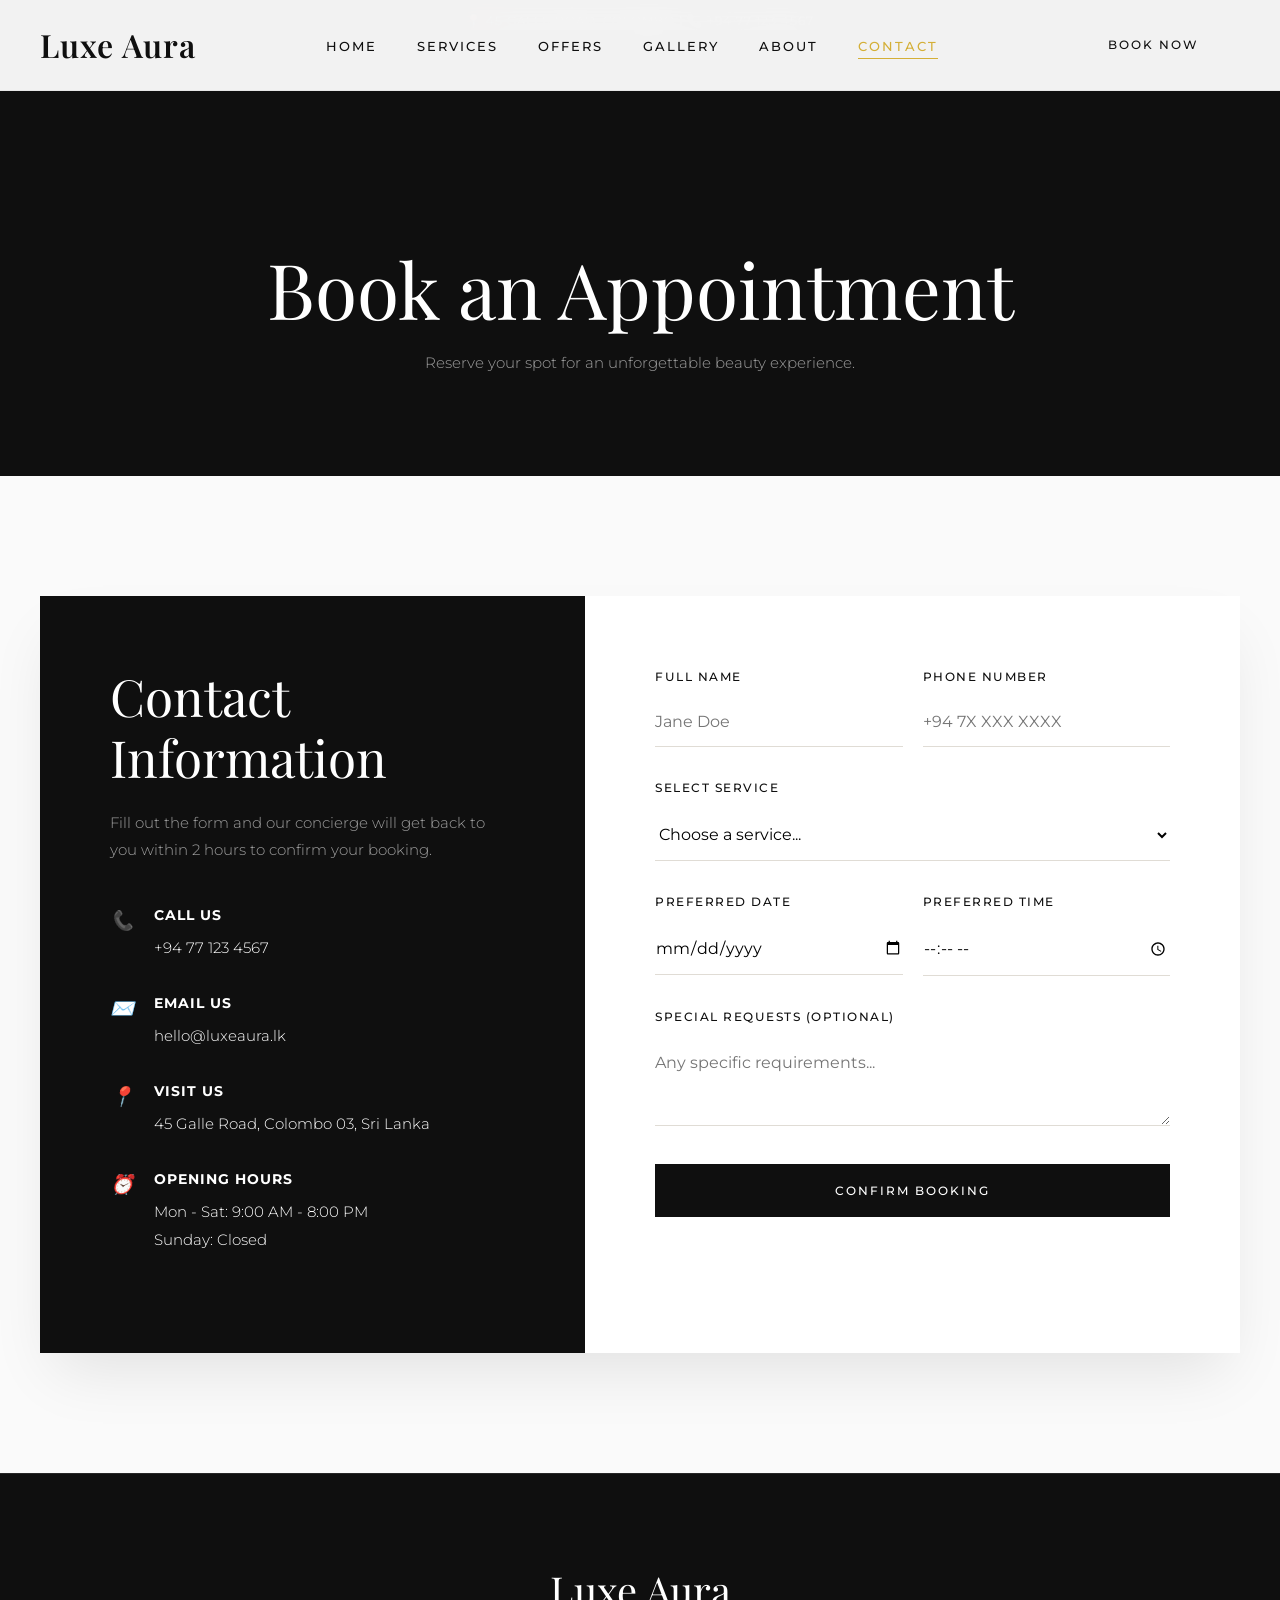
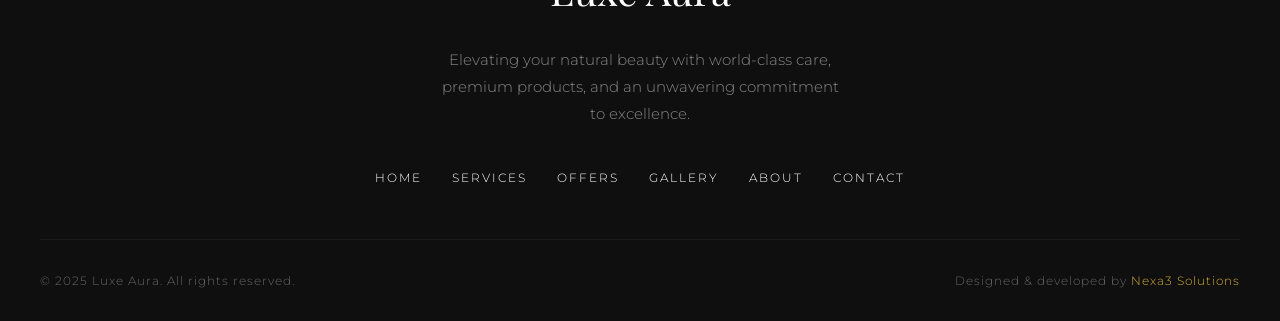
<file: contact.html>
<!DOCTYPE html>
<html lang="en">
<head>
  <meta charset="UTF-8" /><meta name="viewport" content="width=device-width, initial-scale=1.0" />
  <title>Book an Appointment | Luxe Aura</title>
  <link rel="stylesheet" href="assets/style.css" />
</head>
<body>

<div class="topbar"><div class="container"><span>📍 45 Galle Road, Colombo | 📞 +94 77 123 4567</span></div></div>

<header class="header">
  <div class="container nav">
    <a href="index.html" class="logo">Luxe Aura</a>
    <ul class="nav-links">
      <li><a href="index.html">Home</a></li>
      <li><a href="services.html">Services</a></li>
      <li><a href="offers.html">Offers</a></li>
      <li><a href="gallery.html">Gallery</a></li>
      <li><a href="about.html">About</a></li>
      <li><a href="contact.html" class="active">Contact</a></li>
    </ul>
    <a href="contact.html" class="btn btn-nav">Book Now</a>
    <button class="menu-toggle">☰</button>
  </div>
</header>

<section class="page-hero">
  <div class="container reveal">
    <h1>Book an Appointment</h1>
    <p>Reserve your spot for an unforgettable beauty experience.</p>
  </div>
</section>

<section class="section">
  <div class="container">
    <div class="booking-wrap reveal">
      <div class="booking-info">
        <h2>Contact Information</h2>
        <p>Fill out the form and our concierge will get back to you within 2 hours to confirm your booking.</p>
        <div class="contact-item"><i>📞</i><div><h5>Call Us</h5><p>+94 77 123 4567</p></div></div>
        <div class="contact-item"><i>✉️</i><div><h5>Email Us</h5><p>hello@luxeaura.lk</p></div></div>
        <div class="contact-item"><i>📍</i><div><h5>Visit Us</h5><p>45 Galle Road, Colombo 03, Sri Lanka</p></div></div>
        <div class="contact-item"><i>⏰</i><div><h5>Opening Hours</h5><p>Mon - Sat: 9:00 AM - 8:00 PM<br>Sunday: Closed</p></div></div>
      </div>

      <div class="booking-form">
        <form>
          <div class="form-row">
            <div class="form-group"><label>Full Name</label><input type="text" required placeholder="Jane Doe"></div>
            <div class="form-group"><label>Phone Number</label><input type="tel" required placeholder="+94 7X XXX XXXX"></div>
          </div>
          <div class="form-group">
            <label>Select Service</label>
            <select required>
              <option value="">Choose a service...</option>
              <option>Signature Haircut & Blowout</option>
              <option>Global Hair Color</option>
              <option>Bridal HD Makeup</option>
              <option>HydraFacial Deluxe</option>
              <option>Manicure & Pedicure</option>
            </select>
          </div>
          <div class="form-row">
            <div class="form-group"><label>Preferred Date</label><input type="date" required></div>
            <div class="form-group"><label>Preferred Time</label><input type="time" required></div>
          </div>
          <div class="form-group"><label>Special Requests (Optional)</label><textarea rows="3" placeholder="Any specific requirements..."></textarea></div>
          <button type="submit" class="btn btn-primary btn-block">Confirm Booking</button>
        </form>
      </div>
    </div>
  </div>
</section>

<footer class="footer">
  <div class="container">
    <a href="index.html" class="footer-logo">Luxe Aura</a>
    <p>Elevating your natural beauty with world-class care, premium products, and an unwavering commitment to excellence.</p>
    <div class="footer-links">
      <a href="index.html">Home</a><a href="services.html">Services</a><a href="offers.html">Offers</a><a href="gallery.html">Gallery</a><a href="about.html">About</a><a href="contact.html">Contact</a>
    </div>
    <div class="footer-bottom"><div>© 2025 Luxe Aura. All rights reserved.</div><div>Designed & developed by <a href="#">Nexa3 Solutions</a></div></div>
  </div>
</footer>
<script src="assets/script.js"></script>
</body>
</html>
</file>
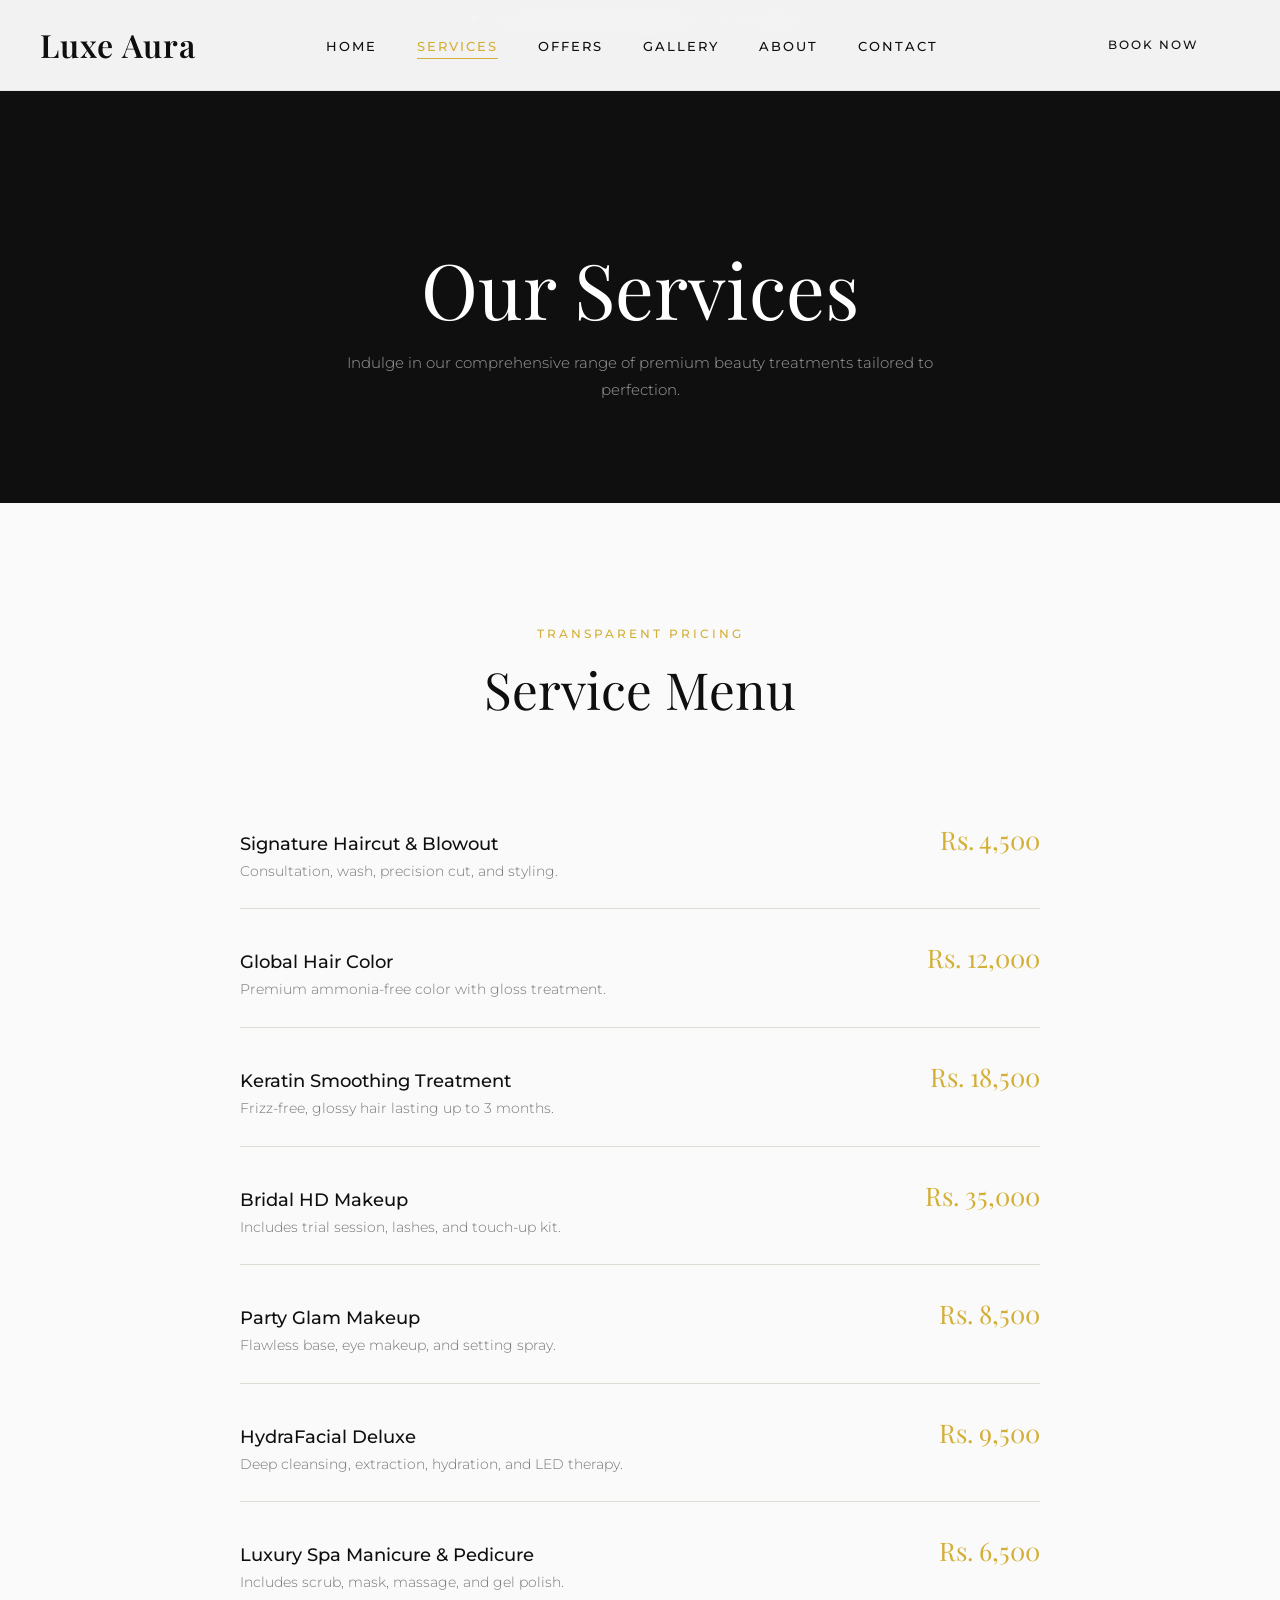
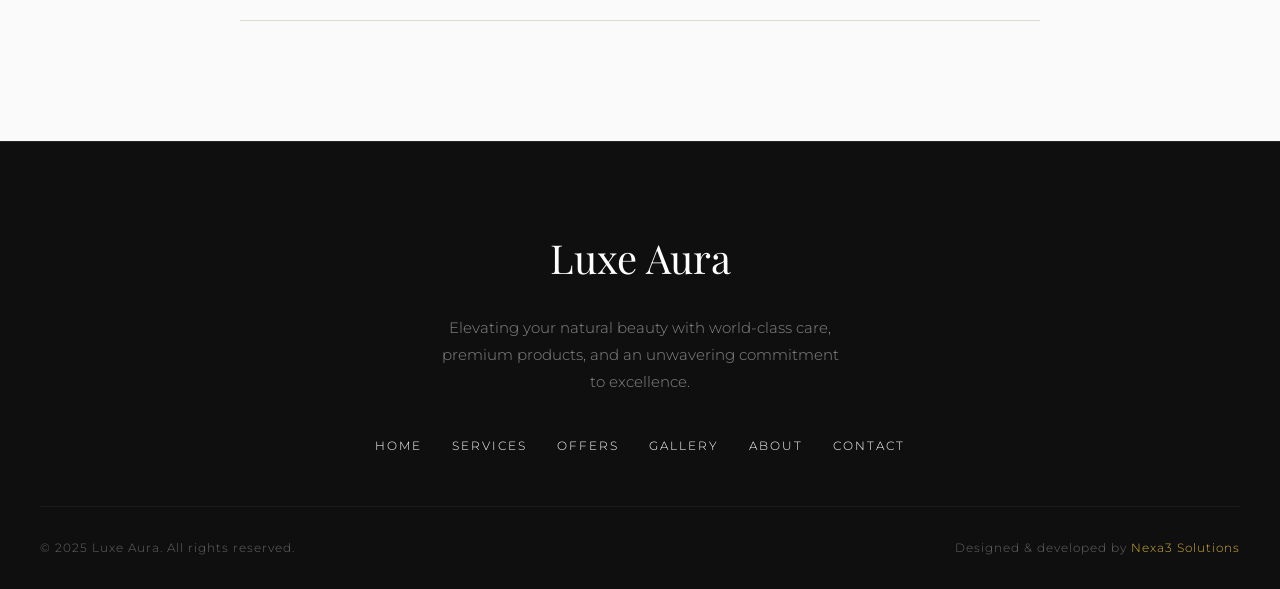
<file: services.html>
<!DOCTYPE html>
<html lang="en">
<head>
  <meta charset="UTF-8" /><meta name="viewport" content="width=device-width, initial-scale=1.0" />
  <title>Services & Pricing | Luxe Aura</title>
  <link rel="stylesheet" href="assets/style.css" />
</head>
<body>

<div class="topbar"><div class="container"><span>📍 45 Galle Road, Colombo | 📞 +94 77 123 4567</span></div></div>

<header class="header">
  <div class="container nav">
    <a href="index.html" class="logo">Luxe Aura</a>
    <ul class="nav-links">
      <li><a href="index.html">Home</a></li>
      <li><a href="services.html" class="active">Services</a></li>
      <li><a href="offers.html">Offers</a></li>
      <li><a href="gallery.html">Gallery</a></li>
      <li><a href="about.html">About</a></li>
      <li><a href="contact.html">Contact</a></li>
    </ul>
    <a href="contact.html" class="btn btn-nav">Book Now</a>
    <button class="menu-toggle">☰</button>
  </div>
</header>

<section class="page-hero">
  <div class="container reveal">
    <h1>Our Services</h1>
    <p>Indulge in our comprehensive range of premium beauty treatments tailored to perfection.</p>
  </div>
</section>

<section class="section">
  <div class="container">
    <div class="section-head reveal">
      <span>Transparent Pricing</span>
      <h2>Service Menu</h2>
    </div>
    <div class="price-list reveal">
      <div class="price-item">
        <div class="price-name"><h4>Signature Haircut & Blowout</h4><p>Consultation, wash, precision cut, and styling.</p></div>
        <div class="price-val">Rs. 4,500</div>
      </div>
      <div class="price-item">
        <div class="price-name"><h4>Global Hair Color</h4><p>Premium ammonia-free color with gloss treatment.</p></div>
        <div class="price-val">Rs. 12,000</div>
      </div>
      <div class="price-item">
        <div class="price-name"><h4>Keratin Smoothing Treatment</h4><p>Frizz-free, glossy hair lasting up to 3 months.</p></div>
        <div class="price-val">Rs. 18,500</div>
      </div>
      <div class="price-item">
        <div class="price-name"><h4>Bridal HD Makeup</h4><p>Includes trial session, lashes, and touch-up kit.</p></div>
        <div class="price-val">Rs. 35,000</div>
      </div>
      <div class="price-item">
        <div class="price-name"><h4>Party Glam Makeup</h4><p>Flawless base, eye makeup, and setting spray.</p></div>
        <div class="price-val">Rs. 8,500</div>
      </div>
      <div class="price-item">
        <div class="price-name"><h4>HydraFacial Deluxe</h4><p>Deep cleansing, extraction, hydration, and LED therapy.</p></div>
        <div class="price-val">Rs. 9,500</div>
      </div>
      <div class="price-item">
        <div class="price-name"><h4>Luxury Spa Manicure & Pedicure</h4><p>Includes scrub, mask, massage, and gel polish.</p></div>
        <div class="price-val">Rs. 6,500</div>
      </div>
    </div>
  </div>
</section>

<footer class="footer">
  <div class="container">
    <a href="index.html" class="footer-logo">Luxe Aura</a>
    <p>Elevating your natural beauty with world-class care, premium products, and an unwavering commitment to excellence.</p>
    <div class="footer-links">
      <a href="index.html">Home</a><a href="services.html">Services</a><a href="offers.html">Offers</a><a href="gallery.html">Gallery</a><a href="about.html">About</a><a href="contact.html">Contact</a>
    </div>
    <div class="footer-bottom"><div>© 2025 Luxe Aura. All rights reserved.</div><div>Designed & developed by <a href="#">Nexa3 Solutions</a></div></div>
  </div>
</footer>
<script src="assets/script.js"></script>
</body>
</html>
</file>
<file: assets/style.css>
/* ========== RESET & TOKENS ========== */
@import url('https://fonts.googleapis.com/css2?family=Montserrat:wght@300;400;500&family=Playfair+Display:ital,wght@0,400;0,600;1,400&display=swap');

*, *::before, *::after { box-sizing: border-box; margin: 0; padding: 0; }

:root{
  --primary:#0F0F0F;       /* Midnight Black */
  --primary-light:#1A1A1A; 
  --accent:#D4AF37;        /* Champagne Gold */
  --accent-hover:#B5952F;  
  --bg:#FAFAFA;            /* Off White */
  --bg-alt:#F2F0EC;        /* Soft Cream */
  --text:#333333; 
  --text-muted:#777777;
  --border:#E0DCD5;
  --shadow-lg:0 30px 60px -15px rgba(0,0,0,.1);
  --max:1400px;
  --font-d:'Playfair Display', serif;
  --font-b:'Montserrat', sans-serif;
}

html{scroll-behavior:smooth;}
body{font-family:var(--font-b); color:var(--text); background:var(--bg); line-height:1.8; font-size:15px; overflow-x:hidden; font-weight:300;}
img{max-width:100%; display:block;}
a{color:inherit; text-decoration:none;}
button{font-family:inherit; cursor:pointer; border:none; background:none;}

h1,h2,h3,h4{font-family:var(--font-d); line-height:1.2; font-weight:400; color:var(--primary);}
h1{font-size:clamp(3rem,6vw,5rem);}
h2{font-size:clamp(2.5rem,4vw,3.5rem);}
h3{font-size:clamp(1.2rem,2vw,1.8rem);}
p{color:var(--text-muted); font-weight:300;}

.container{width:100%; max-width:var(--max); margin:0 auto; padding:0 40px;}
@media (max-width:768px){.container{padding:0 20px;}}
.section{padding:120px 0;}
.section-alt{background:var(--bg-alt);}

/* ========== TOP BAR ========== */
.topbar{background:var(--primary); color:#ccc; font-size:.75rem; padding:10px 0; text-align:center; letter-spacing:1px; text-transform:uppercase;}

/* ========== HEADER ========== */
.header{position:fixed; top:0; left:0; right:0; z-index:100; background:rgba(255,255,255,.95); backdrop-filter:blur(20px); border-bottom:1px solid rgba(0,0,0,.05); transition:all .4s ease;}
.nav{display:flex; align-items:center; justify-content:space-between; height:90px;}
.logo{font-family:var(--font-d); font-weight:600; font-size:2rem; color:var(--primary); letter-spacing:1px;}
.nav-links{display:flex; align-items:center; gap:40px; list-style:none;}
.nav-links a{font-size:.8rem; font-weight:500; text-transform:uppercase; letter-spacing:2px; color:var(--primary); transition:color .3s; position:relative;}
.nav-links a::after{content:''; position:absolute; bottom:-5px; left:0; width:0; height:1px; background:var(--accent); transition:width .3s;}
.nav-links a:hover::after, .nav-links a.active::after{width:100%;}
.nav-links a:hover, .nav-links a.active{color:var(--accent);}
.btn-nav{border:1px solid var(--primary); color:var(--primary); padding:12px 28px; font-size:.75rem; letter-spacing:2px; text-transform:uppercase; transition:all .4s;}
.btn-nav:hover{background:var(--primary); color:#fff;}
.menu-toggle{display:none; font-size:1.5rem; color:var(--primary);}

@media (max-width:1024px){
  .nav-links{position:fixed; top:90px; left:0; right:0; flex-direction:column; background:#fff; padding:40px 20px; border-bottom:1px solid var(--border); transform:translateY(-150%); transition:transform .4s ease; box-shadow:0 10px 20px rgba(0,0,0,.05);}
  .nav-links.open{transform:translateY(0);}
  .menu-toggle{display:block;}
}

/* ========== BUTTONS ========== */
.btn{display:inline-flex; align-items:center; justify-content:center; gap:10px; padding:18px 40px; font-weight:500; font-size:.75rem; letter-spacing:2px; text-transform:uppercase; transition:all .4s ease; white-space:nowrap; border:1px solid transparent;}
.btn-accent{background:var(--accent); color:#fff;}
.btn-accent:hover{background:var(--primary);}
.btn-primary{background:var(--primary); color:#fff;}
.btn-primary:hover{background:var(--accent);}
.btn-outline{border-color:var(--primary); color:var(--primary);}
.btn-outline:hover{background:var(--primary); color:#fff;}
.btn-block{width:100%;}

/* ========== HERO (Full Screen) ========== */
.hero{height:100vh; min-height:700px; position:relative; display:flex; align-items:center; justify-content:center; text-align:center; background:url('https://images.unsplash.com/photo-1600948836101-f9ffda59d250?q=80&w=1920&auto=format&fit=crop') center/cover no-repeat; background-attachment: fixed;}
.hero::before{content:''; position:absolute; inset:0; background:linear-gradient(to bottom, rgba(15,15,15,.7), rgba(15,15,15,.4));}
.hero-content{position:relative; z-index:2; max-width:900px; padding:0 20px; color:#fff;}
.hero-subtitle{display:block; font-size:.8rem; letter-spacing:4px; text-transform:uppercase; color:var(--accent); margin-bottom:20px;}
.hero h1{color:#fff; margin-bottom:30px; font-size:clamp(3rem,6vw,5.5rem);}
.hero p{color:rgba(255,255,255,.8); font-size:1.1rem; max-width:600px; margin:0 auto 40px;}

/* ========== PAGE HERO (Inner Pages) ========== */
.page-hero{padding:200px 0 100px; background:var(--primary); text-align:center; color:#fff;}
.page-hero h1{color:#fff; margin-bottom:15px;}
.page-hero p{color:rgba(255,255,255,.6); max-width:600px; margin:0 auto;}

/* ========== SECTION TITLES ========== */
.section-head{text-align:center; max-width:700px; margin:0 auto 70px;}
.section-head span{display:block; font-size:.75rem; letter-spacing:3px; text-transform:uppercase; color:var(--accent); margin-bottom:15px; font-weight:500;}
.section-head h2{margin-bottom:20px;}

/* ========== ABOUT SPLIT ========== */
.about-split{display:grid; grid-template-columns:1fr 1fr; gap:80px; align-items:center;}
.about-text h2{margin-bottom:25px;}
.about-list{list-style:none; margin-top:30px;}
.about-list li{position:relative; padding-left:30px; margin-bottom:15px; color:var(--text);}
.about-list li::before{content:'✦'; position:absolute; left:0; color:var(--accent);}
.about-img{position:relative; padding:20px;}
.about-img::before{content:''; position:absolute; inset:0; border:1px solid var(--accent); transform:translate(20px, 20px); z-index:0;}
.about-img img{position:relative; z-index:1; box-shadow:var(--shadow-lg);}
@media (max-width:900px){.about-split{grid-template-columns:1fr; gap:50px;}}

/* ========== SERVICES CARDS ========== */
.grid-3{display:grid; grid-template-columns:repeat(3,1fr); gap:40px;}
@media (max-width:900px){.grid-3{grid-template-columns:1fr;}}
.service-card{background:#fff; padding:60px 40px; border:1px solid var(--border); transition:all .4s ease; text-align:center;}
.service-card:hover{box-shadow:var(--shadow-lg); border-color:var(--accent); transform:translateY(-10px);}
.service-icon{font-size:2rem; margin-bottom:25px; color:var(--accent);}
.service-card h3{margin-bottom:15px;}

/* ========== TESTIMONIALS ========== */
.testi-grid{display:grid; grid-template-columns:repeat(3,1fr); gap:30px;}
@media (max-width:900px){.testi-grid{grid-template-columns:1fr;}}
.testi-card{background:#fff; padding:50px 40px; border:1px solid var(--border); position:relative;}
.quote-mark{font-family:var(--font-d); font-size:5rem; color:var(--accent); opacity:.2; position:absolute; top:10px; right:20px; line-height:1;}
.testi-text{font-family:var(--font-d); font-size:1.2rem; font-style:italic; color:var(--primary); margin-bottom:25px; position:relative; z-index:1;}
.testi-author{display:flex; align-items:center; gap:15px;}
.testi-avatar{width:50px; height:50px; border-radius:50%; background:var(--bg-alt); display:grid; place-items:center; font-weight:500; color:var(--primary);}
.testi-author h5{font-family:var(--font-b); font-size:.9rem; font-weight:500; color:var(--primary); margin-bottom:2px;}
.testi-author span{font-size:.75rem; color:var(--text-muted); text-transform:uppercase; letter-spacing:1px;}

/* ========== OFFERS ========== */
.offer-card{background:#fff; border:1px solid var(--border); overflow:hidden; transition:all .4s ease;}
.offer-card:hover{transform:translateY(-10px); box-shadow:var(--shadow-lg);}
.offer-img{height:250px; overflow:hidden;}
.offer-img img{width:100%; height:100%; object-fit:cover; transition:transform .6s ease;}
.offer-card:hover .offer-img img{transform:scale(1.05);}
.offer-content{padding:40px;}
.offer-price{font-size:1.8rem; font-weight:400; color:var(--accent); margin:15px 0; font-family:var(--font-d);}
.offer-price span{font-size:1rem; color:var(--text-muted); text-decoration:line-through; margin-left:10px; font-family:var(--font-b);}
.offer-features{list-style:none; margin:25px 0; border-top:1px solid var(--border); padding-top:25px;}
.offer-features li{font-size:.9rem; margin-bottom:15px; display:flex; gap:10px;}
.offer-features li::before{content:'✓'; color:var(--accent); font-weight:bold;}

/* ========== PRICE LIST ========== */
.price-list{max-width:800px; margin:0 auto;}
.price-item{display:flex; justify-content:space-between; align-items:baseline; padding:25px 0; border-bottom:1px solid var(--border);}
.price-name h4{font-family:var(--font-b); font-size:1.1rem; font-weight:500; margin-bottom:5px; color:var(--primary);}
.price-name p{font-size:.85rem;}
.price-val{font-family:var(--font-d); font-size:1.6rem; color:var(--accent); white-space:nowrap; margin-left:20px;}

/* ========== GALLERY ========== */
.gallery-grid{display:grid; grid-template-columns:repeat(3,1fr); gap:20px;}
.gallery-item{overflow:hidden; aspect-ratio:3/4;}
.gallery-item img{width:100%; height:100%; object-fit:cover; transition:transform .6s ease;}
.gallery-item:hover img{transform:scale(1.1);}
@media (max-width:768px){.gallery-grid{grid-template-columns:repeat(2,1fr);}}

/* ========== BOOKING FORM ========== */
.booking-wrap{display:grid; grid-template-columns:1fr 1.2fr; gap:0; background:#fff; box-shadow:var(--shadow-lg);}
@media (max-width:900px){.booking-wrap{grid-template-columns:1fr;}}
.booking-info{background:var(--primary); padding:70px; color:#fff;}
.booking-info h2{color:#fff; margin-bottom:20px;}
.booking-info p{color:rgba(255,255,255,.6); margin-bottom:40px;}
.contact-item{display:flex; gap:20px; margin-bottom:30px;}
.contact-item i{color:var(--accent); font-size:1.2rem;}
.contact-item h5{font-family:var(--font-b); font-size:.9rem; margin-bottom:5px; text-transform:uppercase; letter-spacing:1px; color:#fff;}
.contact-item p{margin-bottom:0; color:#fff; font-size:.95rem;}
.booking-form{padding:70px;}
@media (max-width:600px){.booking-form{padding:30px;}}
.form-row{display:grid; grid-template-columns:1fr 1fr; gap:20px;}
@media (max-width:600px){.form-row{grid-template-columns:1fr;}}
.form-group{margin-bottom:30px;}
.form-group label{display:block; font-size:.75rem; font-weight:500; margin-bottom:10px; color:var(--primary); text-transform:uppercase; letter-spacing:1.5px;}
.form-group input, .form-group select, .form-group textarea{width:100%; padding:15px 0; border:none; border-bottom:1px solid var(--border); font-family:var(--font-b); font-size:1rem; outline:none; transition:all .3s; background:transparent;}
.form-group input:focus, .form-group select:focus, .form-group textarea:focus{border-color:var(--accent);}

/* ========== FOOTER ========== */
.footer{background:var(--primary); color:#fff; padding:80px 0 30px; text-align:center; border-top:1px solid rgba(255,255,255,.1);}
.footer-logo{font-family:var(--font-d); font-size:2.5rem; color:#fff; margin-bottom:20px; display:block;}
.footer p{color:#888; max-width:400px; margin:0 auto 40px;}
.footer-links{display:flex; justify-content:center; gap:30px; margin-bottom:50px; flex-wrap:wrap;}
.footer-links a{font-size:.75rem; letter-spacing:2px; text-transform:uppercase; color:#fff; transition:color .3s;}
.footer-links a:hover{color:var(--accent);}
.footer-bottom{border-top:1px solid rgba(255,255,255,.05); padding-top:30px; font-size:.75rem; color:#666; display:flex; justify-content:space-between; flex-wrap:wrap; gap:10px; letter-spacing:1px;}
.footer-bottom a{color:var(--accent);}

/* Animations */
.reveal{opacity:0; transform:translateY(40px); transition:all 1s ease;}
.reveal.in{opacity:1; transform:translateY(0);}
</file>
